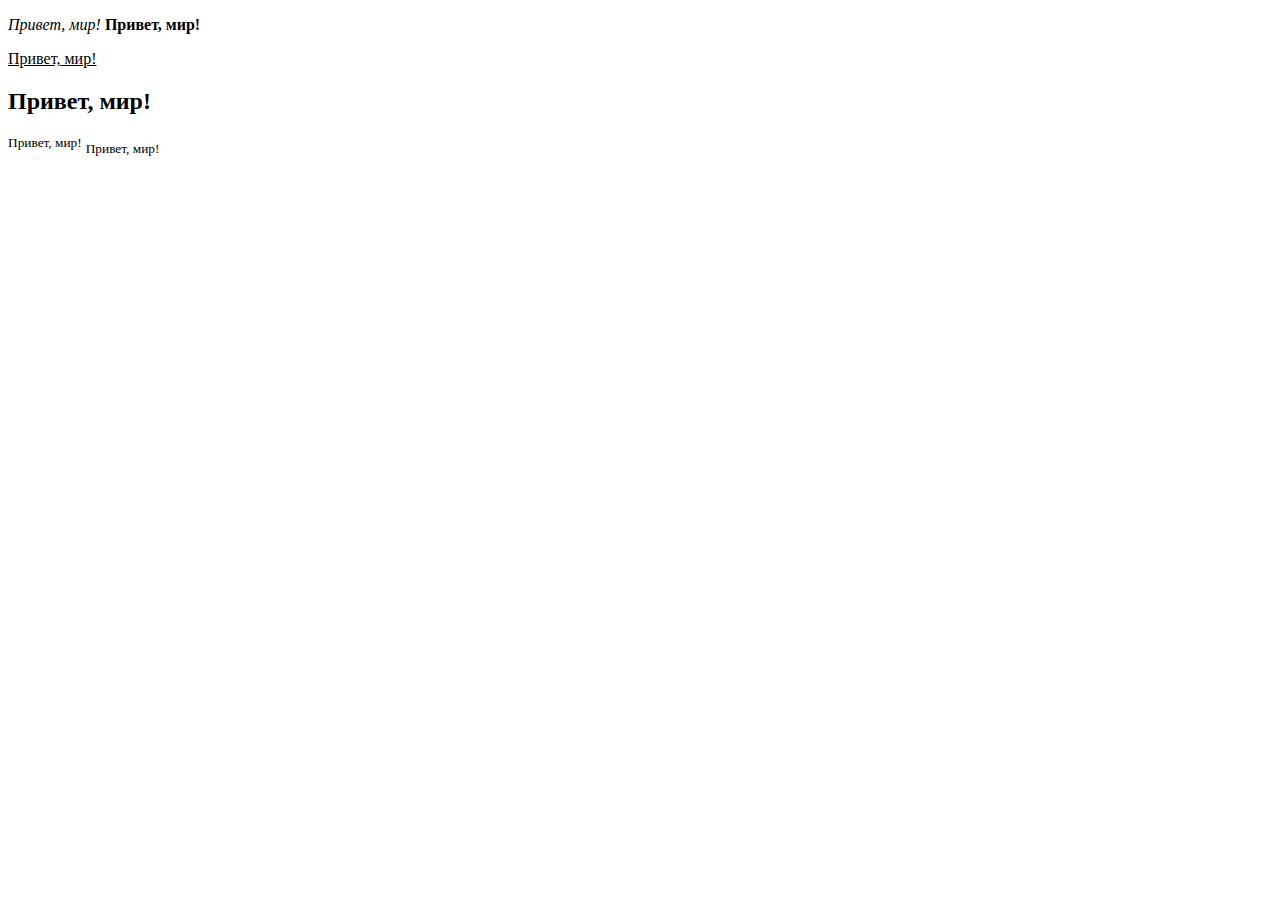
<file: dz-1/index.html>
<!DOCTYPE html>
<html>
    <body>
        <p>
            <i>Привет, мир!</i>
            <b>Привет, мир!</b>
        </p>
        <div>
            <u>Привет, мир!</u>
            <h2>Привет, мир!</h2>
        </div>
        <footer>
            <sup>Привет, мир!</sup>
            <small>Привет, мир!</small>
        </footer>
    </body>
</html>
</file>
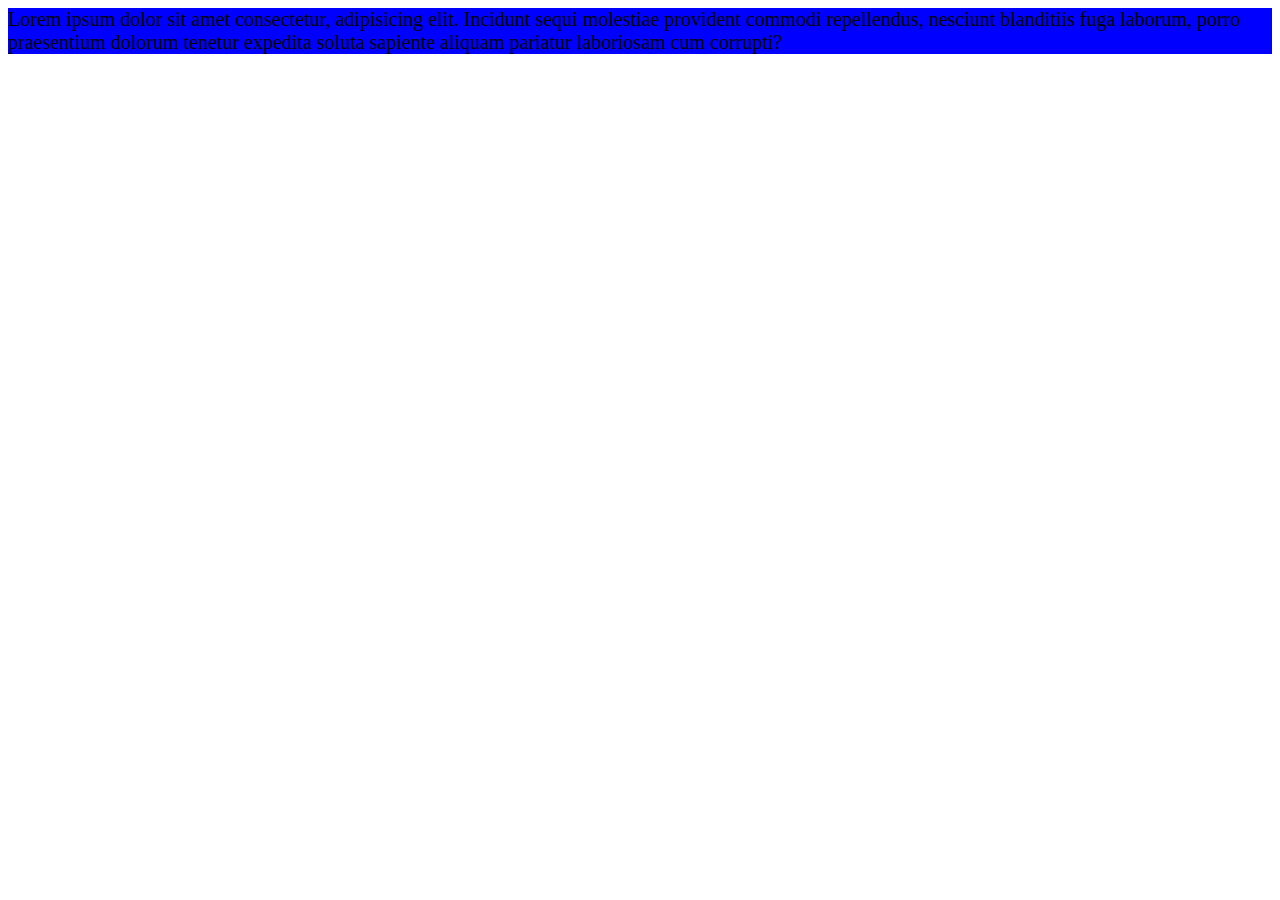
<file: dz-2/index.html>
<!DOCTYPE html>
<html lang="en">
<head>
    <meta charset="UTF-8">
    <meta name="viewport" content="width=device-width, initial-scale=1.0">
    <title>Document</title>
    <style>
        main{
            background-color: blue;
        }
        div{
            font-size: 20px;
        }
    </style>
</head>
<body>
    <main>
        <div>
            Lorem ipsum dolor sit amet consectetur, adipisicing elit. Incidunt sequi molestiae provident commodi repellendus, nesciunt blanditiis fuga laborum, porro praesentium dolorum tenetur expedita soluta sapiente aliquam pariatur laboriosam cum corrupti?
        </div>
    </main>
</body>
</html>
</file>
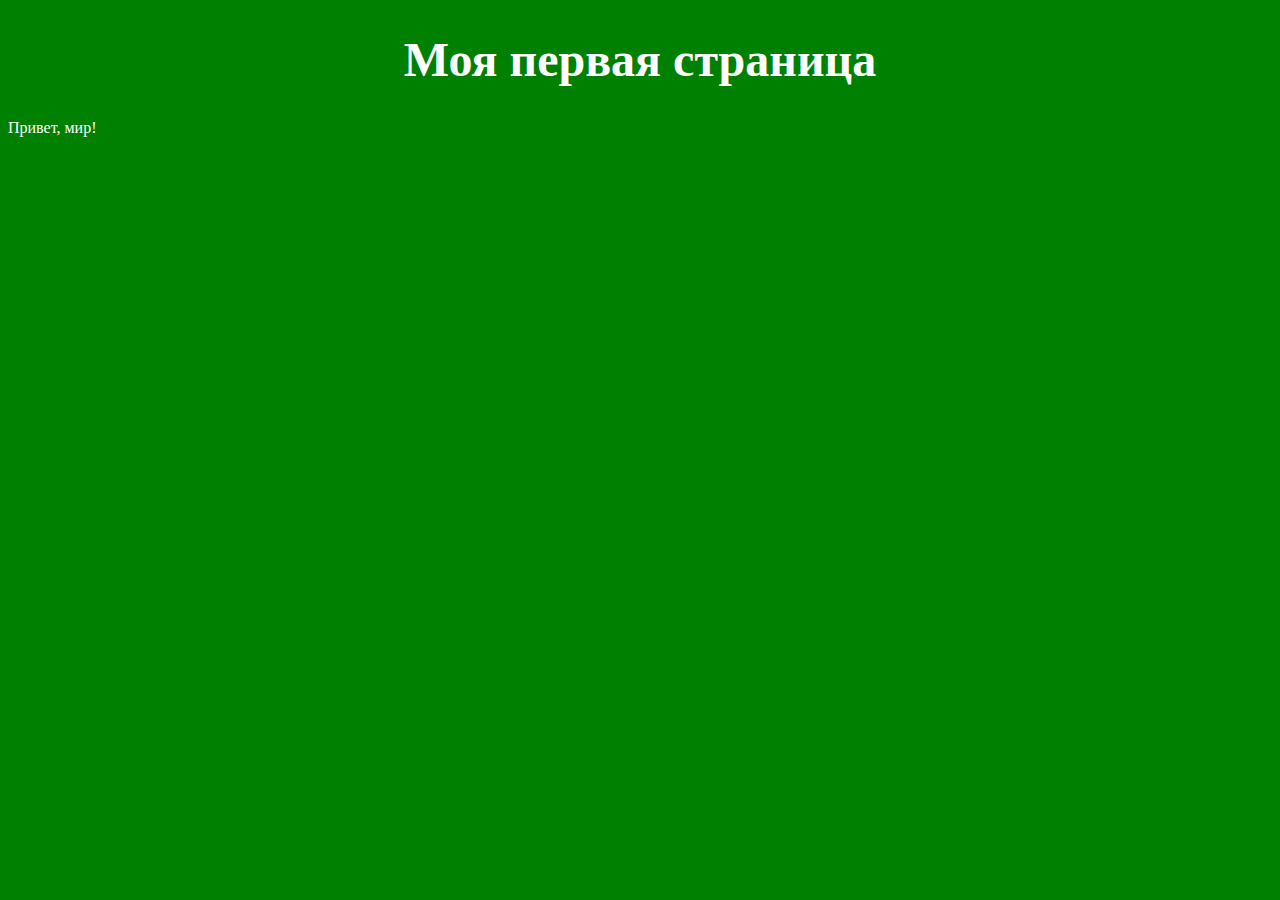
<file: dz-3/index.html>
<!DOCTYPE html>
<html lang="en">
<head>
    <meta charset="UTF-8">
    <meta name="viewport" content="width=device-width, initial-scale=1.0">
    <title>Лендинг</title>
    <link rel="stylesheet" href="style.css">
</head>
<body>
    <header>
        <h1 class="caption">Моя первая страница</h1>
    </header>
    <main>
        <p class="text">Привет, мир!</p>
    </main>
</body>
</html>
</file>
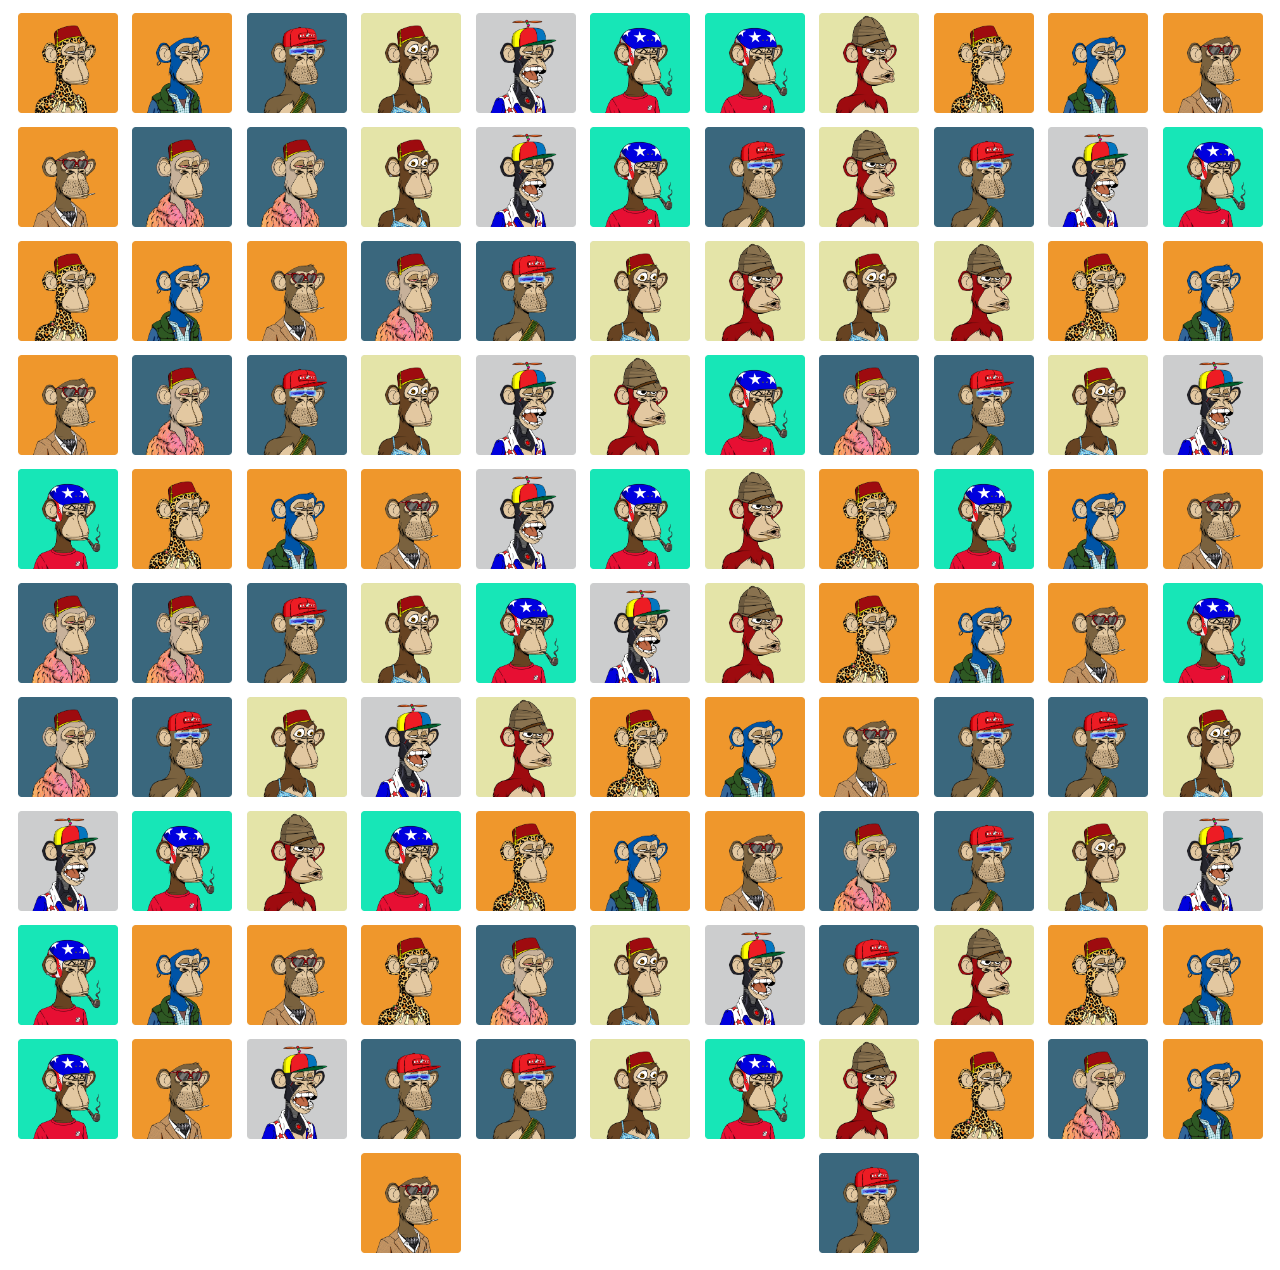
<file: dz-4/index.html>
<!DOCTYPE html>
<html lang="en">
<head>
    <meta charset="UTF-8">
    <meta name="viewport" content="width=device-width, initial-scale=1.0">
    <title>Document</title>
    <link rel="stylesheet" href="style.css">
</head>
<body>
    <main>
    <div class="container">
        
        <div class="box">
            <img width="100px" height="100px" src="imgs/Qma1UNv8M9zwkdhRk8AQ4Jxx9Qk3dKGvCeMfhxaAsH46oe.png">
        </div>
        <div class="box">
            <img width="100px" height="100px" src="imgs/Qma1vyKyios5fEpi84YakXtmqqDr8GVeu2b3DxpPCFunHC.png">
        </div>
        <div class="box">
            <img width="100px" height="100px" src="imgs/Qma1dJ3E6H6tdodYGd9kq9yuK426jsT1PHPVAZmz2MbkR3.png">
        </div>
        <div class="box">
            <img width="100px" height="100px" src="imgs/Qma1DRnaxVJjggNjf1k4FHzXYyao3QrtokNLUyTpkqidrs.png">
        </div>
        <div class="box">
            <img width="100px" height="100px" src="imgs/Qma1kbYN4LzAK9XvQUNJ6nf79iAd3dM6K87ivm8oLrisVV.png">
        </div>
        <div class="box">
            <img width="100px" height="100px" src="imgs/Qma1mEgUKuEBQpvVHuirEp9AkbPZcoSCNsbkA3XpCm7tec.png">
        </div>
        <div class="box">
            <img width="100px" height="100px" src="imgs/Qma1mEgUKuEBQpvVHuirEp9AkbPZcoSCNsbkA3XpCm7tec.png">
        </div>
        <div class="box">
            <img width="100px" height="100px" src="imgs/Qma1Rcn1vFvdLrrRbP7WhhCEtWsXq8HYA9hgj7ZipZtQHp.png">
        </div>
        <div class="box">
            <img width="100px" height="100px" src="imgs/Qma1UNv8M9zwkdhRk8AQ4Jxx9Qk3dKGvCeMfhxaAsH46oe.png">
        </div>
        <div class="box">
            <img width="100px" height="100px" src="imgs/Qma1vyKyios5fEpi84YakXtmqqDr8GVeu2b3DxpPCFunHC.png">
        </div>
        <div class="box">
            <img width="100px" height="100px" src="imgs/Qma1YyvRnyLRCYDZT78XXxvc13wDqN273Agk5PFiFa3K35.png">
        </div>
        <div class="box">
            <img width="100px" height="100px" src="imgs/Qma1YyvRnyLRCYDZT78XXxvc13wDqN273Agk5PFiFa3K35.png">
        </div>
        <div class="box">
            <img width="100px" height="100px" src="imgs/Qma1aZPn7iS1vxkfip6kjGjbA5EUPDaunsApJJ8mUt8pyT.png">
        </div>
        <div class="box">
            <img width="100px" height="100px" src="imgs/Qma1aZPn7iS1vxkfip6kjGjbA5EUPDaunsApJJ8mUt8pyT.png">
        </div>
        <div class="box">
            <img width="100px" height="100px" src="imgs/Qma1DRnaxVJjggNjf1k4FHzXYyao3QrtokNLUyTpkqidrs.png">
        </div>
        <div class="box">
            <img width="100px" height="100px" src="imgs/Qma1kbYN4LzAK9XvQUNJ6nf79iAd3dM6K87ivm8oLrisVV.png">
        </div>
        <div class="box">
            <img width="100px" height="100px" src="imgs/Qma1mEgUKuEBQpvVHuirEp9AkbPZcoSCNsbkA3XpCm7tec.png">
        </div>
        <div class="box">
            <img width="100px" height="100px" src="imgs/Qma1dJ3E6H6tdodYGd9kq9yuK426jsT1PHPVAZmz2MbkR3.png">
        </div>
        <div class="box">
            <img width="100px" height="100px" src="imgs/Qma1Rcn1vFvdLrrRbP7WhhCEtWsXq8HYA9hgj7ZipZtQHp.png">
        </div>
        <div class="box">
            <img width="100px" height="100px" src="imgs/Qma1dJ3E6H6tdodYGd9kq9yuK426jsT1PHPVAZmz2MbkR3.png">
        </div>
        <div class="box">
            <img width="100px" height="100px" src="imgs/Qma1kbYN4LzAK9XvQUNJ6nf79iAd3dM6K87ivm8oLrisVV.png">
        </div>
        <div class="box">
            <img width="100px" height="100px" src="imgs/Qma1mEgUKuEBQpvVHuirEp9AkbPZcoSCNsbkA3XpCm7tec.png">
        </div>
        <div class="box">
            <img width="100px" height="100px" src="imgs/Qma1UNv8M9zwkdhRk8AQ4Jxx9Qk3dKGvCeMfhxaAsH46oe.png">
        </div>
        <div class="box">
            <img width="100px" height="100px" src="imgs/Qma1vyKyios5fEpi84YakXtmqqDr8GVeu2b3DxpPCFunHC.png">
        </div>
        <div class="box">
            <img width="100px" height="100px" src="imgs/Qma1YyvRnyLRCYDZT78XXxvc13wDqN273Agk5PFiFa3K35.png">
        </div>
        <div class="box">
            <img width="100px" height="100px" src="imgs/Qma1aZPn7iS1vxkfip6kjGjbA5EUPDaunsApJJ8mUt8pyT.png">
        </div>
        <div class="box">
            <img width="100px" height="100px" src="imgs/Qma1dJ3E6H6tdodYGd9kq9yuK426jsT1PHPVAZmz2MbkR3.png">
        </div>
        <div class="box">
            <img width="100px" height="100px" src="imgs/Qma1DRnaxVJjggNjf1k4FHzXYyao3QrtokNLUyTpkqidrs.png">
        </div>
        <div class="box">
            <img width="100px" height="100px" src="imgs/Qma1Rcn1vFvdLrrRbP7WhhCEtWsXq8HYA9hgj7ZipZtQHp.png">
        </div>
        <div class="box">
            <img width="100px" height="100px" src="imgs/Qma1DRnaxVJjggNjf1k4FHzXYyao3QrtokNLUyTpkqidrs.png">
        </div>
        <div class="box">
            <img width="100px" height="100px" src="imgs/Qma1Rcn1vFvdLrrRbP7WhhCEtWsXq8HYA9hgj7ZipZtQHp.png">
        </div>
        <div class="box">
            <img width="100px" height="100px" src="imgs/Qma1UNv8M9zwkdhRk8AQ4Jxx9Qk3dKGvCeMfhxaAsH46oe.png">
        </div>
        <div class="box">
            <img width="100px" height="100px" src="imgs/Qma1vyKyios5fEpi84YakXtmqqDr8GVeu2b3DxpPCFunHC.png">
        </div>
        <div class="box">
            <img width="100px" height="100px" src="imgs/Qma1YyvRnyLRCYDZT78XXxvc13wDqN273Agk5PFiFa3K35.png">
        </div>
        <div class="box">
            <img width="100px" height="100px" src="imgs/Qma1aZPn7iS1vxkfip6kjGjbA5EUPDaunsApJJ8mUt8pyT.png">
        </div>
        <div class="box">
            <img width="100px" height="100px" src="imgs/Qma1dJ3E6H6tdodYGd9kq9yuK426jsT1PHPVAZmz2MbkR3.png">
        </div>
        <div class="box">
            <img width="100px" height="100px" src="imgs/Qma1DRnaxVJjggNjf1k4FHzXYyao3QrtokNLUyTpkqidrs.png">
        </div>
        <div class="box">
            <img width="100px" height="100px" src="imgs/Qma1kbYN4LzAK9XvQUNJ6nf79iAd3dM6K87ivm8oLrisVV.png">
        </div>
        <div class="box">
            <img width="100px" height="100px" src="imgs/Qma1Rcn1vFvdLrrRbP7WhhCEtWsXq8HYA9hgj7ZipZtQHp.png">
        </div>
        <div class="box">
            <img width="100px" height="100px" src="imgs/Qma1mEgUKuEBQpvVHuirEp9AkbPZcoSCNsbkA3XpCm7tec.png">
        </div>
        <div class="box">
            <img width="100px" height="100px" src="imgs/Qma1aZPn7iS1vxkfip6kjGjbA5EUPDaunsApJJ8mUt8pyT.png">
        </div>
        <div class="box">
            <img width="100px" height="100px" src="imgs/Qma1dJ3E6H6tdodYGd9kq9yuK426jsT1PHPVAZmz2MbkR3.png">
        </div>
        <div class="box">
            <img width="100px" height="100px" src="imgs/Qma1DRnaxVJjggNjf1k4FHzXYyao3QrtokNLUyTpkqidrs.png">
        </div>
        <div class="box">
            <img width="100px" height="100px" src="imgs/Qma1kbYN4LzAK9XvQUNJ6nf79iAd3dM6K87ivm8oLrisVV.png">
        </div>
        <div class="box">
            <img width="100px" height="100px" src="imgs/Qma1mEgUKuEBQpvVHuirEp9AkbPZcoSCNsbkA3XpCm7tec.png">
        </div>
        <div class="box">
            <img width="100px" height="100px" src="imgs/Qma1UNv8M9zwkdhRk8AQ4Jxx9Qk3dKGvCeMfhxaAsH46oe.png">
        </div>
        <div class="box">
            <img width="100px" height="100px" src="imgs/Qma1vyKyios5fEpi84YakXtmqqDr8GVeu2b3DxpPCFunHC.png">
        </div>
        <div class="box">
            <img width="100px" height="100px" src="imgs/Qma1YyvRnyLRCYDZT78XXxvc13wDqN273Agk5PFiFa3K35.png">
        </div>
        <div class="box">
            <img width="100px" height="100px" src="imgs/Qma1kbYN4LzAK9XvQUNJ6nf79iAd3dM6K87ivm8oLrisVV.png">
        </div>
        <div class="box">
            <img width="100px" height="100px" src="imgs/Qma1mEgUKuEBQpvVHuirEp9AkbPZcoSCNsbkA3XpCm7tec.png">
        </div>
        <div class="box">
            <img width="100px" height="100px" src="imgs/Qma1Rcn1vFvdLrrRbP7WhhCEtWsXq8HYA9hgj7ZipZtQHp.png">
        </div>
        <div class="box">
            <img width="100px" height="100px" src="imgs/Qma1UNv8M9zwkdhRk8AQ4Jxx9Qk3dKGvCeMfhxaAsH46oe.png">
        </div>
        <div class="box">
            <img width="100px" height="100px" src="imgs/Qma1mEgUKuEBQpvVHuirEp9AkbPZcoSCNsbkA3XpCm7tec.png">
        </div>
        <div class="box">
            <img width="100px" height="100px" src="imgs/Qma1vyKyios5fEpi84YakXtmqqDr8GVeu2b3DxpPCFunHC.png">
        </div>
        <div class="box">
            <img width="100px" height="100px" src="imgs/Qma1YyvRnyLRCYDZT78XXxvc13wDqN273Agk5PFiFa3K35.png">
        </div>
        <div class="box">
            <img width="100px" height="100px" src="imgs/Qma1aZPn7iS1vxkfip6kjGjbA5EUPDaunsApJJ8mUt8pyT.png">
        </div>
        <div class="box">
            <img width="100px" height="100px" src="imgs/Qma1aZPn7iS1vxkfip6kjGjbA5EUPDaunsApJJ8mUt8pyT.png">
        </div>
        <div class="box">
            <img width="100px" height="100px" src="imgs/Qma1dJ3E6H6tdodYGd9kq9yuK426jsT1PHPVAZmz2MbkR3.png">
        </div>
        <div class="box">
            <img width="100px" height="100px" src="imgs/Qma1DRnaxVJjggNjf1k4FHzXYyao3QrtokNLUyTpkqidrs.png">
        </div>
        <div class="box">
            <img width="100px" height="100px" src="imgs/Qma1mEgUKuEBQpvVHuirEp9AkbPZcoSCNsbkA3XpCm7tec.png">
        </div>
        <div class="box">
            <img width="100px" height="100px" src="imgs/Qma1kbYN4LzAK9XvQUNJ6nf79iAd3dM6K87ivm8oLrisVV.png">
        </div>
        <div class="box">
            <img width="100px" height="100px" src="imgs/Qma1Rcn1vFvdLrrRbP7WhhCEtWsXq8HYA9hgj7ZipZtQHp.png">
        </div>
        <div class="box">
            <img width="100px" height="100px" src="imgs/Qma1UNv8M9zwkdhRk8AQ4Jxx9Qk3dKGvCeMfhxaAsH46oe.png">
        </div>
        <div class="box">
            <img width="100px" height="100px" src="imgs/Qma1vyKyios5fEpi84YakXtmqqDr8GVeu2b3DxpPCFunHC.png">
        </div>
        <div class="box">
            <img width="100px" height="100px" src="imgs/Qma1YyvRnyLRCYDZT78XXxvc13wDqN273Agk5PFiFa3K35.png">
        </div>
        <div class="box">
            <img width="100px" height="100px" src="imgs/Qma1mEgUKuEBQpvVHuirEp9AkbPZcoSCNsbkA3XpCm7tec.png">
        </div>
        <div class="box">
            <img width="100px" height="100px" src="imgs/Qma1aZPn7iS1vxkfip6kjGjbA5EUPDaunsApJJ8mUt8pyT.png">
        </div>
        <div class="box">
            <img width="100px" height="100px" src="imgs/Qma1dJ3E6H6tdodYGd9kq9yuK426jsT1PHPVAZmz2MbkR3.png">
        </div>
        <div class="box">
            <img width="100px" height="100px" src="imgs/Qma1DRnaxVJjggNjf1k4FHzXYyao3QrtokNLUyTpkqidrs.png">
        </div>
        <div class="box">
            <img width="100px" height="100px" src="imgs/Qma1kbYN4LzAK9XvQUNJ6nf79iAd3dM6K87ivm8oLrisVV.png">
        </div>
        <div class="box">
            <img width="100px" height="100px" src="imgs/Qma1Rcn1vFvdLrrRbP7WhhCEtWsXq8HYA9hgj7ZipZtQHp.png">
        </div>
        <div class="box">
            <img width="100px" height="100px" src="imgs/Qma1UNv8M9zwkdhRk8AQ4Jxx9Qk3dKGvCeMfhxaAsH46oe.png">
        </div>
        <div class="box">
            <img width="100px" height="100px" src="imgs/Qma1vyKyios5fEpi84YakXtmqqDr8GVeu2b3DxpPCFunHC.png">
        </div>
        <div class="box">
            <img width="100px" height="100px" src="imgs/Qma1YyvRnyLRCYDZT78XXxvc13wDqN273Agk5PFiFa3K35.png">
        </div>
        <div class="box">
            <img width="100px" height="100px" src="imgs/Qma1dJ3E6H6tdodYGd9kq9yuK426jsT1PHPVAZmz2MbkR3.png">
        </div>
        <div class="box">
            <img width="100px" height="100px" src="imgs/Qma1dJ3E6H6tdodYGd9kq9yuK426jsT1PHPVAZmz2MbkR3.png">
        </div>
        <div class="box">
            <img width="100px" height="100px" src="imgs/Qma1DRnaxVJjggNjf1k4FHzXYyao3QrtokNLUyTpkqidrs.png">
        </div>
        <div class="box">
            <img width="100px" height="100px" src="imgs/Qma1kbYN4LzAK9XvQUNJ6nf79iAd3dM6K87ivm8oLrisVV.png">
        </div>
        <div class="box">
            <img width="100px" height="100px" src="imgs/Qma1mEgUKuEBQpvVHuirEp9AkbPZcoSCNsbkA3XpCm7tec.png">
        </div>
        <div class="box">
            <img width="100px" height="100px" src="imgs/Qma1Rcn1vFvdLrrRbP7WhhCEtWsXq8HYA9hgj7ZipZtQHp.png">
        </div>
        <div class="box">
            <img width="100px" height="100px" src="imgs/Qma1mEgUKuEBQpvVHuirEp9AkbPZcoSCNsbkA3XpCm7tec.png">
        </div>
        <div class="box">
            <img width="100px" height="100px" src="imgs/Qma1UNv8M9zwkdhRk8AQ4Jxx9Qk3dKGvCeMfhxaAsH46oe.png">
        </div>
        <div class="box">
            <img width="100px" height="100px" src="imgs/Qma1vyKyios5fEpi84YakXtmqqDr8GVeu2b3DxpPCFunHC.png">
        </div>
        <div class="box">
            <img width="100px" height="100px" src="imgs/Qma1YyvRnyLRCYDZT78XXxvc13wDqN273Agk5PFiFa3K35.png">
        </div>
        <div class="box">
            <img width="100px" height="100px" src="imgs/Qma1aZPn7iS1vxkfip6kjGjbA5EUPDaunsApJJ8mUt8pyT.png">
        </div>
        <div class="box">
            <img width="100px" height="100px" src="imgs/Qma1dJ3E6H6tdodYGd9kq9yuK426jsT1PHPVAZmz2MbkR3.png">
        </div>
        <div class="box">
            <img width="100px" height="100px" src="imgs/Qma1DRnaxVJjggNjf1k4FHzXYyao3QrtokNLUyTpkqidrs.png">
        </div>
        <div class="box">
            <img width="100px" height="100px" src="imgs/Qma1kbYN4LzAK9XvQUNJ6nf79iAd3dM6K87ivm8oLrisVV.png">
        </div>
        <div class="box">
            <img width="100px" height="100px" src="imgs/Qma1mEgUKuEBQpvVHuirEp9AkbPZcoSCNsbkA3XpCm7tec.png">
        </div>
        <div class="box">
            <img width="100px" height="100px" src="imgs/Qma1vyKyios5fEpi84YakXtmqqDr8GVeu2b3DxpPCFunHC.png">
        </div>
        <div class="box">
            <img width="100px" height="100px" src="imgs/Qma1YyvRnyLRCYDZT78XXxvc13wDqN273Agk5PFiFa3K35.png">
        </div>
        <div class="box">
            <img width="100px" height="100px" src="imgs/Qma1UNv8M9zwkdhRk8AQ4Jxx9Qk3dKGvCeMfhxaAsH46oe.png">
        </div>
        <div class="box">
            <img width="100px" height="100px" src="imgs/Qma1aZPn7iS1vxkfip6kjGjbA5EUPDaunsApJJ8mUt8pyT.png">
        </div>
        <div class="box">
            <img width="100px" height="100px" src="imgs/Qma1DRnaxVJjggNjf1k4FHzXYyao3QrtokNLUyTpkqidrs.png">
        </div>
        <div class="box">
            <img width="100px" height="100px" src="imgs/Qma1kbYN4LzAK9XvQUNJ6nf79iAd3dM6K87ivm8oLrisVV.png">
        </div>
        <div class="box">
            <img width="100px" height="100px" src="imgs/Qma1dJ3E6H6tdodYGd9kq9yuK426jsT1PHPVAZmz2MbkR3.png">
        </div>
        <div class="box">
            <img width="100px" height="100px" src="imgs/Qma1Rcn1vFvdLrrRbP7WhhCEtWsXq8HYA9hgj7ZipZtQHp.png">
        </div>
        <div class="box">
            <img width="100px" height="100px" src="imgs/Qma1UNv8M9zwkdhRk8AQ4Jxx9Qk3dKGvCeMfhxaAsH46oe.png">
        </div>
        <div class="box">
            <img width="100px" height="100px" src="imgs/Qma1vyKyios5fEpi84YakXtmqqDr8GVeu2b3DxpPCFunHC.png">
        </div>
        <div class="box">
            <img width="100px" height="100px" src="imgs/Qma1mEgUKuEBQpvVHuirEp9AkbPZcoSCNsbkA3XpCm7tec.png">
        </div>
        <div class="box">
            <img width="100px" height="100px" src="imgs/Qma1YyvRnyLRCYDZT78XXxvc13wDqN273Agk5PFiFa3K35.png">
        </div>
        <div class="box">
            <img width="100px" height="100px" src="imgs/Qma1kbYN4LzAK9XvQUNJ6nf79iAd3dM6K87ivm8oLrisVV.png">
        </div>
        <div class="box">
            <img width="100px" height="100px" src="imgs/Qma1dJ3E6H6tdodYGd9kq9yuK426jsT1PHPVAZmz2MbkR3.png">
        </div>
        <div class="box">
            <img width="100px" height="100px" src="imgs/Qma1dJ3E6H6tdodYGd9kq9yuK426jsT1PHPVAZmz2MbkR3.png">
        </div>
        <div class="box">
            <img width="100px" height="100px" src="imgs/Qma1DRnaxVJjggNjf1k4FHzXYyao3QrtokNLUyTpkqidrs.png">
        </div>
        <div class="box">
            <img width="100px" height="100px" src="imgs/Qma1mEgUKuEBQpvVHuirEp9AkbPZcoSCNsbkA3XpCm7tec.png">
        </div>
        <div class="box">
            <img width="100px" height="100px" src="imgs/Qma1Rcn1vFvdLrrRbP7WhhCEtWsXq8HYA9hgj7ZipZtQHp.png">
        </div>
        <div class="box">
            <img width="100px" height="100px" src="imgs/Qma1UNv8M9zwkdhRk8AQ4Jxx9Qk3dKGvCeMfhxaAsH46oe.png">
        </div>
        <div class="box">
            <img width="100px" height="100px" src="imgs/Qma1aZPn7iS1vxkfip6kjGjbA5EUPDaunsApJJ8mUt8pyT.png">
        </div>
        <div class="box">
            <img width="100px" height="100px" src="imgs/Qma1vyKyios5fEpi84YakXtmqqDr8GVeu2b3DxpPCFunHC.png">
        </div>
        <div class="box">
            <img width="100px" height="100px" src="imgs/Qma1YyvRnyLRCYDZT78XXxvc13wDqN273Agk5PFiFa3K35.png">
        </div>
        <div class="box">
            <img width="100px" height="100px" src="imgs/Qma1dJ3E6H6tdodYGd9kq9yuK426jsT1PHPVAZmz2MbkR3.png">
        </div>
    </div>
    </main>
</body>
</html>
</file>
<file: dz-3/style.css>
.caption{
    font-size: 48px;
    text-align: center;
}
.text{
    text-align: left;
}
*{
    background: green;
    color: white;
}
</file>
<file: dz-4/style.css>
.container{
    display: flex;

    flex-direction: row;
    flex-wrap: wrap;
    justify-content: space-evenly;
}
.box{
    margin: 5px;
    
}
</file>
